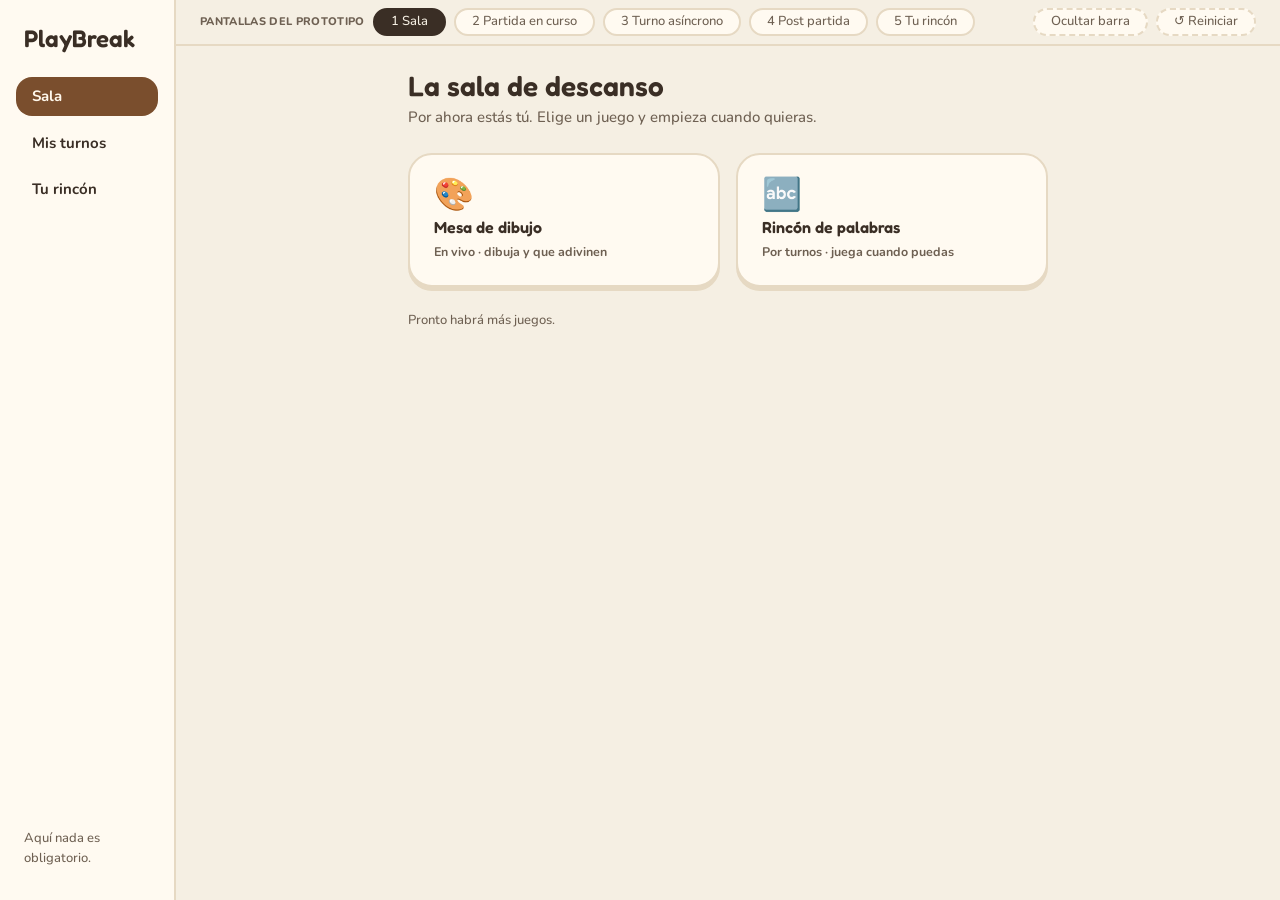
<file: PlayBreak - prototipo v3 minimalista.html>
<!DOCTYPE html>
<html lang="es">
<head>
<meta charset="utf-8">
<meta name="viewport" content="width=device-width, initial-scale=1, viewport-fit=cover">
<title>PlayBreak</title>
<link href="https://fonts.googleapis.com/css2?family=Fredoka:wght@500;600&family=Nunito:wght@500;700;800&display=swap" rel="stylesheet">
<style>
/* v3 minimalista. Mismo sistema visual que v1 (60-30-10, base 8, Fredoka + Nunito).
   Cambios guiados por el cuestionario SUS: todo empieza vacío (nada inventado), una acción principal por pantalla,
   sin salas inactivas, tiempo límite opcional y sin elementos decorativos que no ayuden a la tarea. */
:root{--bg:#F5EFE3;--panel:#FFFAF1;--ink:#3A2E25;--soft:#6E6052;--line:#E6D9C3;
--sand:#EBDDC2;--sand-d:#D9C6A3;--floor:#D3E2C7;--wood:#B98B64;
--accent:#7A4E2D;--accent-d:#5C3820;--on-accent:#FFF8EC;--sun-l:#FBEFD2;--ok:#1E6B45;--bad:#9A2F2F;
--s1:4px;--s2:8px;--s3:16px;--s4:24px;--s5:32px;--s6:48px;--r1:8px;--r2:16px;--r3:24px;
--display:Fredoka,Nunito,system-ui,sans-serif;--body:Nunito,system-ui,sans-serif;color-scheme:light}
*,*:before,*:after{box-sizing:border-box}html,body{height:100%;margin:0}
[hidden]{display:none!important}
body{background:var(--bg);color:var(--ink);font:500 15px/1.5 var(--body)}
h1,h2,h3{font-family:var(--display);font-weight:600;margin:0;text-wrap:balance}
h1{font-size:28px;line-height:1.15}h2{font-size:22px}h3{font-size:16px}p{margin:0}
button,input{font:inherit;color:inherit}button{cursor:pointer}
button:focus-visible,input:focus-visible{outline:3px solid var(--accent);outline-offset:2px}
.app{display:grid;grid-template-columns:176px 1fr;height:100%}
nav{background:var(--panel);border-right:2px solid var(--line);padding:var(--s4) var(--s3);display:flex;flex-direction:column;gap:var(--s2)}
.logo{font:600 24px var(--display);padding:0 var(--s2) var(--s3)}
.nb{border:0;background:none;text-align:left;padding:var(--s2) var(--s3);border-radius:var(--r2);font-weight:700}
.nb:hover{background:var(--sand)}.nb.on{background:var(--accent);color:var(--on-accent)}
.me{margin-top:auto;font-size:13px;color:var(--soft);padding:var(--s2)}
main{display:flex;flex-direction:column;min-width:0;height:100%}
.proto{display:flex;gap:var(--s2);align-items:center;padding:var(--s2) var(--s4);font-size:13px;color:var(--soft);border-bottom:2px solid var(--line);overflow-x:auto;white-space:nowrap;flex:none}
.proto .lbl{font-weight:800;letter-spacing:.03em;text-transform:uppercase;font-size:11px}
.proto button{border:2px solid var(--line);background:var(--panel);border-radius:99px;padding:0 var(--s3);min-height:28px;font-size:13px;flex:none}
.proto button.on{background:var(--ink);color:var(--bg);border-color:var(--ink)}
.proto .tools{margin-left:auto;display:flex;gap:var(--s2)}.proto .tools button{border-style:dashed}
.showbar{position:fixed;left:var(--s3);bottom:var(--s3);z-index:40;border:2px dashed var(--line);background:var(--panel);border-radius:99px;padding:var(--s1) var(--s3);font-size:13px;color:var(--soft)}
.screen{display:none;flex:1;overflow:auto;padding:var(--s4) var(--s5)}.screen.on{display:block}
body.bare .app{grid-template-columns:1fr}body.bare nav{display:none}
.col{max-width:640px;margin:0 auto}
.hd{margin-bottom:var(--s4)}.hd p{margin-top:var(--s1);color:var(--soft)}
.soft{color:var(--soft);font-size:13px}
/* acciones: primaria café · secundaria arena · terciaria contorno */
.btn{border:0;border-radius:99px;padding:var(--s2) var(--s4);min-height:40px;font-weight:700;background:var(--accent);color:var(--on-accent);box-shadow:0 3px 0 var(--accent-d)}
.btn:active{transform:translateY(2px);box-shadow:0 1px 0 var(--accent-d)}
.btn.light{background:var(--sand);color:var(--ink);box-shadow:0 3px 0 var(--sand-d)}
.btn.alt{background:var(--panel);color:var(--ink);box-shadow:none;border:2px solid var(--line)}
.btn.sm{padding:var(--s1) var(--s3);min-height:32px;font-size:14px}
.opts{display:flex;gap:var(--s2);flex-wrap:wrap;margin-top:var(--s3)}.opts.c{justify-content:center}
.chip{display:inline-flex;border-radius:99px;padding:var(--s1) var(--s3);font-size:13px;font-weight:700;background:var(--sand)}
/* avatares */
.av{width:34px;height:34px;border-radius:50% 50% 45% 45%;background:var(--c);border:3px solid #fff;position:relative;flex:none;box-shadow:0 2px 0 rgba(0,0,0,.15)}
.av:before,.av:after{content:"";position:absolute;top:12px;width:4px;height:5px;border-radius:50%;background:#3A2E25}
.av:before{left:7px}.av:after{right:7px}
.av.lg{width:64px;height:64px}.av.lg:before,.av.lg:after{top:24px;width:7px;height:9px}.av.lg:before{left:14px}.av.lg:after{right:14px}
.av b{position:absolute;left:50%;transform:translateX(-50%);bottom:-22px;font:700 11px var(--body);background:var(--panel);border-radius:var(--r1);padding:0 var(--s1);white-space:nowrap}
.people{display:flex;gap:var(--s4);padding-bottom:var(--s4);flex-wrap:wrap}
/* sala */
.rooms{display:grid;grid-template-columns:repeat(2,minmax(0,1fr));gap:var(--s3)}
.room{border:0;text-align:left;background:var(--panel);border:2px solid var(--line);border-radius:var(--r3);padding:var(--s4);display:flex;flex-direction:column;gap:var(--s1);box-shadow:0 4px 0 var(--line)}
.room:hover{border-color:var(--accent)}
.room .ic{font-size:32px;line-height:1}.room small{color:var(--soft);font-weight:700}
/* partida */
.card{background:var(--panel);border:2px solid var(--line);border-radius:var(--r3);padding:var(--s3)}
.bar{display:flex;justify-content:space-between;align-items:center;gap:var(--s2);flex-wrap:wrap;margin-bottom:var(--s2)}
.chip.timer{font-size:18px;font-weight:800;font-variant-numeric:tabular-nums;min-width:72px;justify-content:center}.chip.timer.low{background:#F7DCDC;color:var(--bad)}
canvas{display:block;width:100%;max-width:560px;height:auto;margin:0 auto;background:#fff;border:4px solid var(--wood);border-radius:var(--r2);touch-action:none;cursor:crosshair}
.tools2{display:flex;justify-content:space-between;align-items:center;gap:var(--s3);flex-wrap:wrap;margin-top:var(--s3)}
.cols{display:flex;gap:var(--s2)}.cols button{width:32px;height:32px;border-radius:50%;border:3px solid #fff;background:var(--c);box-shadow:0 0 0 2px var(--line)}
.cols button[aria-pressed=true]{box-shadow:0 0 0 3px var(--accent)}
.row-in{display:flex;gap:var(--s2);margin-top:var(--s3);flex-wrap:wrap}
.row-in input{flex:1 1 200px;min-width:0;border:2px solid var(--line);border-radius:99px;padding:var(--s2) var(--s3);min-height:40px;background:var(--bg)}
.msg{margin-top:var(--s2);min-height:24px;font-weight:700}.msg.ok{color:var(--ok)}.msg.bad{color:var(--bad)}
.plist{margin-top:var(--s4)}.plist .tags{margin-top:var(--s2)}
/* palabras */
.turn{display:flex;gap:var(--s3);align-items:center;padding:var(--s2);border-radius:var(--r2);background:var(--bg);margin-bottom:var(--s2)}
.turn .w{min-width:96px;height:48px;padding:0 var(--s2);border-radius:var(--r1);background:#fff;border:3px solid var(--wood);display:grid;place-items:center;font:600 18px var(--display)}
.turn small{color:var(--soft)}.turn.new{outline:3px solid var(--accent);outline-offset:-3px}
.empty{border:3px dashed var(--sand-d);border-radius:var(--r3);padding:var(--s4);text-align:center;color:var(--soft)}
/* fin */
.veil{min-height:100%;display:grid;place-items:center}
.pop{background:var(--panel);border:2px solid var(--line);border-radius:var(--r3);padding:var(--s5);max-width:480px;width:100%;text-align:center;box-shadow:0 8px 0 var(--line)}
.pop .people{justify-content:center;margin:var(--s4) 0 var(--s2)}
.ice{background:var(--sun-l);border-radius:var(--r2);padding:var(--s3);margin-top:var(--s3);font:600 18px/1.3 var(--display)}
/* perfil */
.tags{display:flex;gap:var(--s2);flex-wrap:wrap}
.tag{border:2px solid var(--line);background:var(--bg);border-radius:99px;padding:var(--s1) var(--s3);font-weight:700}
.tag[aria-pressed=true]{background:var(--accent);border-color:var(--accent);color:var(--on-accent)}
.sec{margin-bottom:var(--s3)}.sec h3{margin-bottom:var(--s2)}
.opt{display:flex;gap:var(--s3);align-items:flex-start;padding:var(--s3);border:2px solid var(--line);border-radius:var(--r2);margin-bottom:var(--s2);cursor:pointer}
.opt:has(input:checked){border-color:var(--accent);background:var(--sand)}.opt input{margin-top:var(--s1);accent-color:var(--accent)}
.opt small{display:block;color:var(--soft)}
.sw-c{display:flex;gap:var(--s2);margin-top:var(--s2)}
.sw-c button{width:32px;height:32px;border-radius:50%;border:3px solid #fff;background:var(--c);box-shadow:0 0 0 2px var(--line)}
.sw-c button[aria-pressed=true]{box-shadow:0 0 0 3px var(--accent)}
.toast{position:fixed;left:50%;transform:translateX(-50%);bottom:var(--s4);background:var(--ink);color:var(--bg);padding:var(--s2) var(--s3);border-radius:var(--r2);font-weight:700;max-width:calc(100% - 32px);z-index:50}
@media (max-width:760px){
 .app{grid-template-columns:1fr;grid-template-rows:auto 1fr}body.bare .app{grid-template-rows:1fr}
 nav{flex-direction:row;align-items:center;border-right:0;border-bottom:2px solid var(--line);padding:var(--s2) var(--s3);overflow-x:auto}
 .logo{padding:0 var(--s2) 0 0;font-size:20px}.me{display:none}.nb{padding:var(--s2);white-space:nowrap}
 .screen{padding:var(--s3)}h1{font-size:24px}.rooms{grid-template-columns:1fr}.pop{padding:var(--s4) var(--s3)}
}
@media (prefers-reduced-motion:reduce){*{transition:none!important;animation:none!important}}
</style>
</head>
<body>
<div class="app">
<nav aria-label="Principal">
 <div class="logo">PlayBreak</div>
 <button class="nb" data-go="mapa">Sala</button>
 <button class="nb" data-go="turnos">Mis turnos</button>
 <button class="nb" data-go="perfil">Tu rincón</button>
 <div class="me">Aquí nada es obligatorio.</div>
</nav>
<main>
 <div class="proto" id="proto"><span class="lbl">Pantallas del prototipo</span></div>

 <!-- 1 · Sala -->
 <section class="screen" id="mapa"><div class="col">
  <div class="hd"><h1>La sala de descanso</h1><p>Por ahora estás tú. Elige un juego y empieza cuando quieras.</p></div>
  <div class="rooms">
   <button class="room" data-go="dibujo"><span class="ic">🎨</span><h3>Mesa de dibujo</h3><small>En vivo · dibuja y que adivinen</small></button>
   <button class="room" data-go="turnos"><span class="ic">🔤</span><h3>Rincón de palabras</h3><small>Por turnos · juega cuando puedas</small></button>
  </div>
  <p class="soft" style="margin-top:24px">Pronto habrá más juegos.</p>
 </div></section>

 <!-- 2 · Partida en curso (empieza de cero) -->
 <section class="screen" id="dibujo"><div class="col">
  <div class="hd"><h1>Mesa de dibujo</h1><p id="d-sub">Dibuja y deja que otros adivinen. El tiempo empieza cuando trazas.</p></div>
  <div class="card">
   <div class="bar"><span class="chip" id="d-topic"></span><span class="chip timer" id="d-timer" role="timer">1:00</span></div>
   <canvas id="d-canvas" width="560" height="300" aria-label="Lienzo para dibujar"></canvas>
   <div class="tools2"><div class="cols" id="d-cols"></div><div class="opts" style="margin:0"><button class="btn alt sm" data-act="tema">Cambiar tema</button><button class="btn alt sm" data-act="limite" id="d-limit">Tiempo: 60 s</button><button class="btn alt sm" data-act="borrar">Borrar</button></div></div>
   <p class="msg ok" id="d-msg" aria-live="polite"></p>
  </div>
  <div class="plist"><h3>Quién juega</h3><div class="tags" id="d-people"></div>
   <form class="row-in" id="d-add"><input id="d-name" aria-label="Nombre de quien juega contigo" placeholder="Agregar a alguien (opcional)" maxlength="16" autocomplete="off"><button class="btn light">Agregar</button></form></div>
  <div class="opts"><button class="btn" data-act="terminar">Terminé</button><button class="btn alt" data-go="mapa">Volver a la sala</button></div>
 </div></section>

 <!-- 3 · Turno asíncrono (empieza vacío) -->
 <section class="screen" id="turnos"><div class="col">
  <div class="hd"><h1>Rincón de palabras</h1><p>Cada palabra empieza con la última letra de la anterior. Juega cuando quieras.</p></div>
  <div id="w-chain"><div class="empty" id="w-empty">Aún no hay palabras. Escribe la primera y la cadena queda esperando al siguiente.</div></div>
  <form class="row-in" id="w-form"><input id="w-word" aria-label="Tu palabra" placeholder="Escribe una palabra" autocomplete="off"><button class="btn">Dejar mi jugada</button></form>
  <p class="msg bad" id="w-msg" aria-live="polite"></p>
  <div class="opts" id="w-done" hidden><button class="btn" data-go="mapa">Volver a la sala</button></div>
 </div></section>

 <!-- 4 · Momento post partida -->
 <section class="screen" id="fin"><div class="veil"><div class="pop">
  <h1>¡Buena partida!</h1><p class="soft" style="font-size:15px;margin-top:var(--s1)" id="f-sub"></p>
  <div class="people" id="f-row"></div>
  <div class="ice" id="f-ice" hidden></div>
  <h2 style="margin-top:24px">¿Se quedan 2 minutos más?</h2>
  <div class="opts c"><button class="btn" data-act="charlar">Seguir charlando</button><button class="btn light" data-go="dibujo">Jugar otra vez</button><button class="btn alt" data-go="mapa">Salir sin avisar</button></div>
  <p class="soft" style="margin-top:16px">Salir siempre está bien. Nadie recibe un aviso.</p>
 </div></div></section>

 <!-- 5 · Perfil -->
 <section class="screen" id="perfil"><div class="col">
  <div class="hd"><h1>Tu rincón</h1><p>Pistas para que las salas se sientan tuyas. Cámbialas cuando quieras.</p></div>
  <div class="sec card"><h3>Tu avatar</h3><div class="people" style="padding:var(--s3) 0 0"><div class="av lg" id="pav" style="--c:#C98B5B"></div></div><div class="sw-c" id="cols"></div></div>
  <div class="sec card"><h3>Lo que te gusta</h3><div class="tags" data-tags="Cine,Series,Videojuegos,Música,Senderismo,Cocina,Lectura,Fútbol"></div></div>
  <div class="sec card"><h3>Cómo te gusta jugar</h3>
   <label class="opt" for="m1"><input type="radio" id="m1" name="modo"><span><b>Con voz</b><small>Charlar en voz alta mientras juegas.</small></span></label>
   <label class="opt" for="m2"><input type="radio" id="m2" name="modo" checked><span><b>Solo texto</b><small>Mensajes cortos, sin micrófono.</small></span></label>
   <label class="opt" for="m3"><input type="radio" id="m3" name="modo"><span><b>Solo por turnos</b><small>Dejas jugadas y nunca te meten en una sala en vivo.</small></span></label>
  </div>
  <button class="btn" data-act="guardar-perfil">Guardar</button>
 </div></section>
</main></div>
<div class="toast" id="toast" role="status" hidden></div>

<script>
const $=(s,r=document)=>r.querySelector(s),$$=(s,r=document)=>[...r.querySelectorAll(s)];
const esc=s=>s.replace(/[&<>"]/g,c=>({"&":"&amp;","<":"&lt;",">":"&gt;",'"':"&quot;"}[c]));
const SCREENS=[["mapa","1 Sala"],["dibujo","2 Partida en curso"],["turnos","3 Turno asíncrono"],["fin","4 Post partida"],["perfil","5 Tu rincón"]];
const NAV={mapa:"mapa",dibujo:"mapa",fin:"mapa",turnos:"turnos",perfil:"perfil"};
let toastT;function toast(m){const t=$("#toast");t.textContent=m;t.hidden=false;clearTimeout(toastT);toastT=setTimeout(()=>t.hidden=true,3000)}

$("#proto").insertAdjacentHTML("beforeend",SCREENS.map(([k,l])=>`<button data-go="${k}" data-p="1">${l}</button>`).join("")+`<div class="tools"><button data-act="ocultar">Ocultar barra</button><button data-act="reiniciar">↺ Reiniciar</button></div>`);
document.body.insertAdjacentHTML("beforeend",`<button class="showbar" id="showbar" data-act="mostrar" hidden>Mostrar pantallas</button>`);

function go(k){if(!SCREENS.some(s=>s[0]===k))k="mapa";
 clearInterval(D.t);
 $$(".screen").forEach(e=>e.classList.toggle("on",e.id===k));
 $$("[data-p]").forEach(b=>b.classList.toggle("on",b.dataset.go===k));
 $$(".nb").forEach(b=>b.classList.toggle("on",b.dataset.go===NAV[k]));
 $("#"+k).scrollTop=0;
 if(k==="dibujo")resetDibujo();
 if(k==="fin")renderFin();
 try{history.replaceState(null,"","#"+k)}catch(e){}}
document.addEventListener("click",e=>{const g=e.target.closest("[data-go]");if(g){go(g.dataset.go);return}
 const a=e.target.closest("[data-act]");if(a)act(a.dataset.act,a)});

/* perfil */
$$("[data-tags]").forEach(el=>el.innerHTML=el.dataset.tags.split(",").map(t=>`<button class="tag" data-act="toggle" aria-pressed="false">${t}</button>`).join(""));
$("#cols").innerHTML=["#C98B5B","#F28B82","#8CC6E8","#7CC4A4","#F6C85F","#B79CE0"].map((c,i)=>`<button style="--c:${c}" data-act="color" data-c="${c}" aria-label="Color ${i+1}" aria-pressed="${i===0}"></button>`).join("");

/* 2 · Mesa de dibujo: solo estás tú; el tiempo y el tema son opcionales */
const TEMAS=["sol","casa","gato","pizza","bicicleta","árbol","guitarra","luna","café","montaña","Dibujo libre"],INK=["#3A2E25","#7A4E2D","#EE8E8E","#F6C85F","#7CC4A4","#8CC6E8"],LIMITES=[60,30,0];
const D={players:[],ti:0,li:0,left:60,running:false,over:false,t:null,drawing:false,color:INK[0]};
const cv=$("#d-canvas"),cx=cv.getContext("2d");
const fmt=s=>Math.floor(s/60)+":"+String(s%60).padStart(2,"0");
function paintTimer(){const e=$("#d-timer"),lim=LIMITES[D.li];e.textContent=lim?fmt(Math.max(D.left,0)):"Sin límite";e.classList.toggle("low",!!lim&&D.running&&D.left<=10);
 $("#d-limit").textContent="Tiempo: "+(lim?lim+" s":"sin límite")}
function paintPeople(){$("#d-people").innerHTML=`<span class="tag" aria-pressed="true">Tú</span>`+D.players.map((n,i)=>`<button class="tag" data-act="quitar" data-i="${i}" aria-label="Quitar a ${esc(n)}">${esc(n)} ✕</button>`).join("")}
function resetDibujo(){clearInterval(D.t);D.running=D.over=false;D.left=LIMITES[D.li];
 cx.fillStyle="#fff";cx.fillRect(0,0,cv.width,cv.height);cx.lineWidth=5;cx.lineCap=cx.lineJoin="round";
 $("#d-topic").textContent=TEMAS[D.ti]==="Dibujo libre"?"Dibujo libre":"Tema: "+TEMAS[D.ti];
 $("#d-msg").textContent="";$("#d-cols").innerHTML=INK.map((c,i)=>`<button style="--c:${c}" data-act="pincel" data-c="${c}" aria-label="Color ${i+1}" aria-pressed="${c===D.color}"></button>`).join("");
 paintTimer();paintPeople()}
function startTimer(){const lim=LIMITES[D.li];if(!lim||D.running)return;D.running=true;
 D.t=setInterval(()=>{D.left--;paintTimer();if(D.left<=0){D.over=true;D.running=false;clearInterval(D.t);$("#d-msg").textContent="Se acabó el tiempo. Toca «Terminé» cuando quieras."}},1000)}
const pt=e=>{const r=cv.getBoundingClientRect();return[(e.clientX-r.left)*cv.width/r.width,(e.clientY-r.top)*cv.height/r.height]};
cv.addEventListener("pointerdown",e=>{if(D.over)return;startTimer();D.drawing=true;cv.setPointerCapture(e.pointerId);const[x,y]=pt(e);cx.strokeStyle=D.color;cx.beginPath();cx.moveTo(x,y);cx.lineTo(x+.1,y);cx.stroke()});
cv.addEventListener("pointermove",e=>{if(!D.drawing)return;const[x,y]=pt(e);cx.lineTo(x,y);cx.stroke()});
["pointerup","pointercancel"].forEach(n=>cv.addEventListener(n,()=>D.drawing=false));
$("#d-add").onsubmit=e=>{e.preventDefault();const i=$("#d-name"),n=i.value.trim();if(!n)return;
 if(n.toLowerCase()==="tú"||D.players.some(p=>p.toLowerCase()===n.toLowerCase())||D.players.length>=4){toast(D.players.length>=4?"Pueden jugar hasta 5 personas.":"Ese nombre ya está.");return}
 D.players.push(n);i.value="";paintPeople()};

/* 4 · Post partida: usa solo lo que pasó */
function renderFin(){const names=["Tú",...D.players],t=TEMAS[D.ti];
 $("#f-sub").textContent=(t==="Dibujo libre"?"Hicieron un dibujo libre":`Dibujaron «${t}»`)+(D.players.length?` entre ${names.length}.`:". Cuando quieras, invita a alguien.");
 $("#f-row").innerHTML=names.map((n,i)=>`<div class="av lg" style="--c:${i?["#B79CE0","#7CC4A4","#F6C85F","#8CC6E8"][(i-1)%4]:$("#pav").style.getPropertyValue("--c")||"#C98B5B"}"><b>${esc(n)}</b></div>`).join("");
 $("#f-ice").hidden=true}

/* 3 · Turno asíncrono: empieza vacío; la cadena la arma quien juega */
const chain=[];
$("#w-form").onsubmit=e=>{e.preventDefault();const w=$("#w-word").value.trim().toLowerCase().replace(/[<>&"]/g,""),m=$("#w-msg");
 if(!w){m.textContent="Escribe una palabra para dejar tu jugada.";return}
 if(chain.length){const l=chain[chain.length-1].slice(-1);if(w[0]!==l){m.textContent=`Tiene que empezar con «${l}».`;return}}
 m.textContent="";chain.push(w);$("#w-empty")&&$("#w-empty").remove();
 $("#w-chain").insertAdjacentHTML("beforeend",`<div class="turn new"><div class="w">${esc(w)}</div><div><p><b>Tú</b> dejaste «${esc(w)}»</p><small>Ahora · el siguiente la verá cuando entre</small></div></div>`);
 $("#w-form").hidden=true;$("#w-done").hidden=false};

function act(k,b){switch(k){
 case "toggle":b.setAttribute("aria-pressed",b.getAttribute("aria-pressed")!=="true");break;
 case "tema":D.ti=(D.ti+1)%TEMAS.length;resetDibujo();break;
 case "limite":D.li=(D.li+1)%LIMITES.length;resetDibujo();break;
 case "borrar":if(!D.over){cx.fillStyle="#fff";cx.fillRect(0,0,cv.width,cv.height)}break;
 case "pincel":D.color=b.dataset.c;$$("#d-cols button").forEach(x=>x.setAttribute("aria-pressed",x===b));break;
 case "quitar":D.players.splice(+b.dataset.i,1);paintPeople();break;
 case "terminar":go("fin");break;
 case "charlar":{const q=["¿Qué fue lo más difícil de dibujar?","¿Qué dibujarías si tuvieras más tiempo?","¿Cuál fue el dibujo más raro que viste?"],e=$("#f-ice");e.textContent=q[Math.floor(Math.random()*q.length)];e.hidden=false;break}
 case "color":$("#pav").style.setProperty("--c",b.dataset.c);$$("#cols button").forEach(x=>x.setAttribute("aria-pressed",x===b));break;
 case "guardar-perfil":toast("Cambios guardados.");break;
 case "ocultar":$("#proto").hidden=true;$("#showbar").hidden=false;break;
 case "mostrar":$("#proto").hidden=false;$("#showbar").hidden=true;break;
 case "reiniciar":location.hash="mapa";location.reload();break;
}}
let h0=(location.hash||"").slice(1);if(h0.endsWith("-captura")){h0=h0.slice(0,-8);$("#proto").hidden=true}
go(h0||"mapa");
</script>
</body>
</html>
</file>
